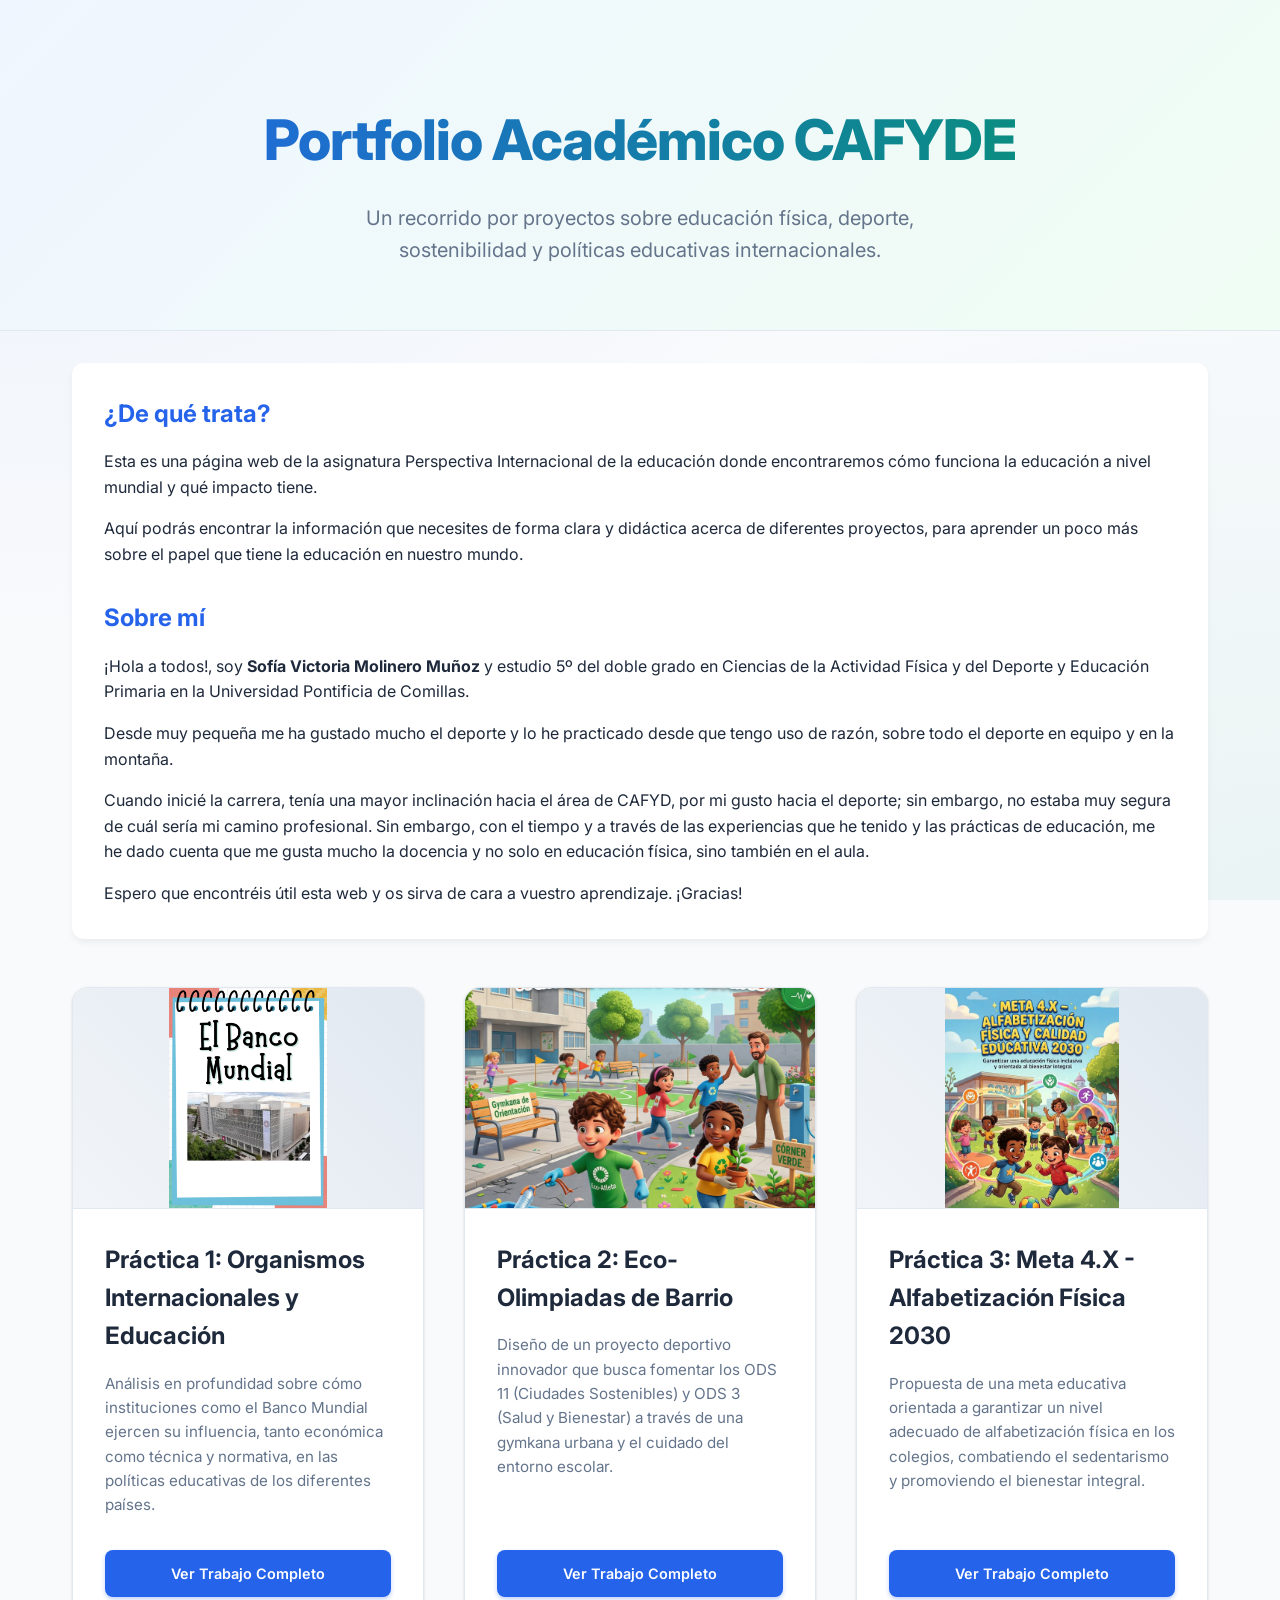
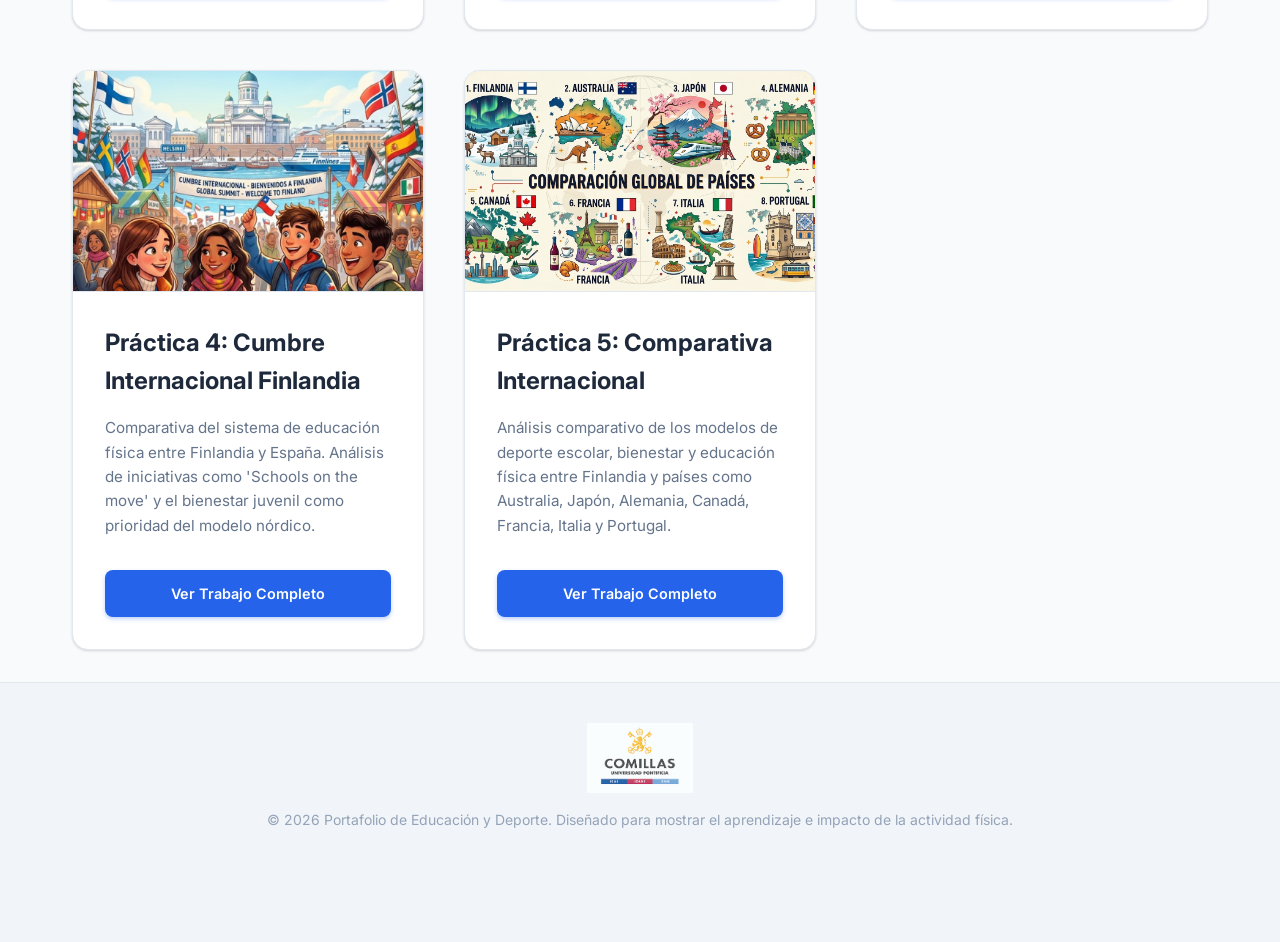
<file: index.html>
<!DOCTYPE html>
<html lang="es">
<head>
    <meta charset="UTF-8">
    <meta name="viewport" content="width=device-width, initial-scale=1.0">
    <title>Portfolio CAFYDE - Sofía</title>
    <link rel="stylesheet" href="style.css">
    <link href="https://fonts.googleapis.com/css2?family=Inter:wght@300;400;600;800&display=swap" rel="stylesheet">
</head>
<body>
    <header class="hero">
        <div class="hero-content">
            <h1>Portfolio Académico CAFYDE</h1>
            <p>Un recorrido por proyectos sobre educación física, deporte, sostenibilidad y políticas educativas internacionales.</p>
        </div>
    </header>

    <main class="container">
        <section class="intro-section" style="background: white; border-radius: 12px; padding: 2rem; margin-bottom: 3rem; box-shadow: 0 4px 6px rgba(0,0,0,0.05); line-height: 1.6;">
            <div style="margin-bottom: 2rem;">
                <h2 style="color: var(--primary-color); margin-bottom: 1rem;">¿De qué trata?</h2>
                <p>Esta es una página web de la asignatura Perspectiva Internacional de la educación donde encontraremos cómo funciona la educación a nivel mundial y qué impacto tiene.</p>
                <p style="margin-top: 1rem;">Aquí podrás encontrar la información que necesites de forma clara y didáctica acerca de diferentes proyectos, para aprender un poco más sobre el papel que tiene la educación en nuestro mundo.</p>
            </div>
            
            <div>
                <h2 style="color: var(--primary-color); margin-bottom: 1rem;">Sobre mí</h2>
                <p>¡Hola a todos!, soy <strong>Sofía Victoria Molinero Muñoz</strong> y estudio 5º del doble grado en Ciencias de la Actividad Física y del Deporte y Educación Primaria en la Universidad Pontificia de Comillas.</p>
                <p style="margin-top: 1rem;">Desde muy pequeña me ha gustado mucho el deporte y lo he practicado desde que tengo uso de razón, sobre todo el deporte en equipo y en la montaña.</p>
                <p style="margin-top: 1rem;">Cuando inicié la carrera, tenía una mayor inclinación hacia el área de CAFYD, por mi gusto hacia el deporte; sin embargo, no estaba muy segura de cuál sería mi camino profesional. Sin embargo, con el tiempo y a través de las experiencias que he tenido y las prácticas de educación, me he dado cuenta que me gusta mucho la docencia y no solo en educación física, sino también en el aula.</p>
                <p style="margin-top: 1rem;">Espero que encontréis útil esta web y os sirva de cara a vuestro aprendizaje. ¡Gracias!</p>
            </div>
        </section>

        <section class="portfolio-grid">
            
            <!-- PRÁCTICA 1 -->
            <article class="card">
                <div class="card-image-placeholder">
                    <img src="resources/trabajo-1-edited.png" alt="Organismos Internacionales y Educación" class="card-img img-scale-down">
                </div>
                <div class="card-content">
                    <h2>Práctica 1: Organismos Internacionales y Educación</h2>
                    <p class="summary">Análisis en profundidad sobre cómo instituciones como el Banco Mundial ejercen su influencia, tanto económica como técnica y normativa, en las políticas educativas de los diferentes países.</p>
                    <a href="practica1.html" class="btn">Ver Trabajo Completo</a>
                </div>
            </article>

            <!-- PRÁCTICA 2 -->
            <article class="card">
                <div class="card-image-placeholder">
                    <img src="resources/trabajo-2.png" alt="Eco-Olimpiadas de Barrio" class="card-img img-cover">
                </div>
                <div class="card-content">
                    <h2>Práctica 2: Eco-Olimpiadas de Barrio</h2>
                    <p class="summary">Diseño de un proyecto deportivo innovador que busca fomentar los ODS 11 (Ciudades Sostenibles) y ODS 3 (Salud y Bienestar) a través de una gymkana urbana y el cuidado del entorno escolar.</p>
                    <a href="practica2.html" class="btn">Ver Trabajo Completo</a>
                </div>
            </article>

            <!-- PRÁCTICA 3 -->
            <article class="card">
                <div class="card-image-placeholder">
                    <img src="resources/trabajo-3.png" alt="Meta 4.X - Alfabetización Física 2030" class="card-img img-scale-down">
                </div>
                <div class="card-content">
                    <h2>Práctica 3: Meta 4.X - Alfabetización Física 2030</h2>
                    <p class="summary">Propuesta de una meta educativa orientada a garantizar un nivel adecuado de alfabetización física en los colegios, combatiendo el sedentarismo y promoviendo el bienestar integral.</p>
                    <a href="practica3.html" class="btn">Ver Trabajo Completo</a>
                </div>
            </article>

            <!-- PRÁCTICA 4 -->
            <article class="card">
                <div class="card-image-placeholder">
                    <img src="resources/trabajo-4.png" alt="Cumbre Internacional Finlandia" class="card-img img-cover">
                </div>
                <div class="card-content">
                    <h2>Práctica 4: Cumbre Internacional Finlandia</h2>
                    <p class="summary">Comparativa del sistema de educación física entre Finlandia y España. Análisis de iniciativas como 'Schools on the move' y el bienestar juvenil como prioridad del modelo nórdico.</p>
                    <a href="practica4.html" class="btn">Ver Trabajo Completo</a>
                </div>
            </article>

            <!-- PRÁCTICA 5 -->
            <article class="card">
                <div class="card-image-placeholder">
                    <img src="resources/trabajo5.png" alt="Comparación Internacional" class="card-img img-cover">
                </div>
                <div class="card-content">
                    <h2>Práctica 5: Comparativa Internacional</h2>
                    <p class="summary">Análisis comparativo de los modelos de deporte escolar, bienestar y educación física entre Finlandia y países como Australia, Japón, Alemania, Canadá, Francia, Italia y Portugal.</p>
                    <a href="practica5.html" class="btn">Ver Trabajo Completo</a>
                </div>
            </article>

        </section>
    </main>

    <iframe src="layout/footer.html" style="width: 100%; height: 260px; border: none; display: block; overflow: hidden;" scrolling="no"></iframe>
</body>
</html>
</file>
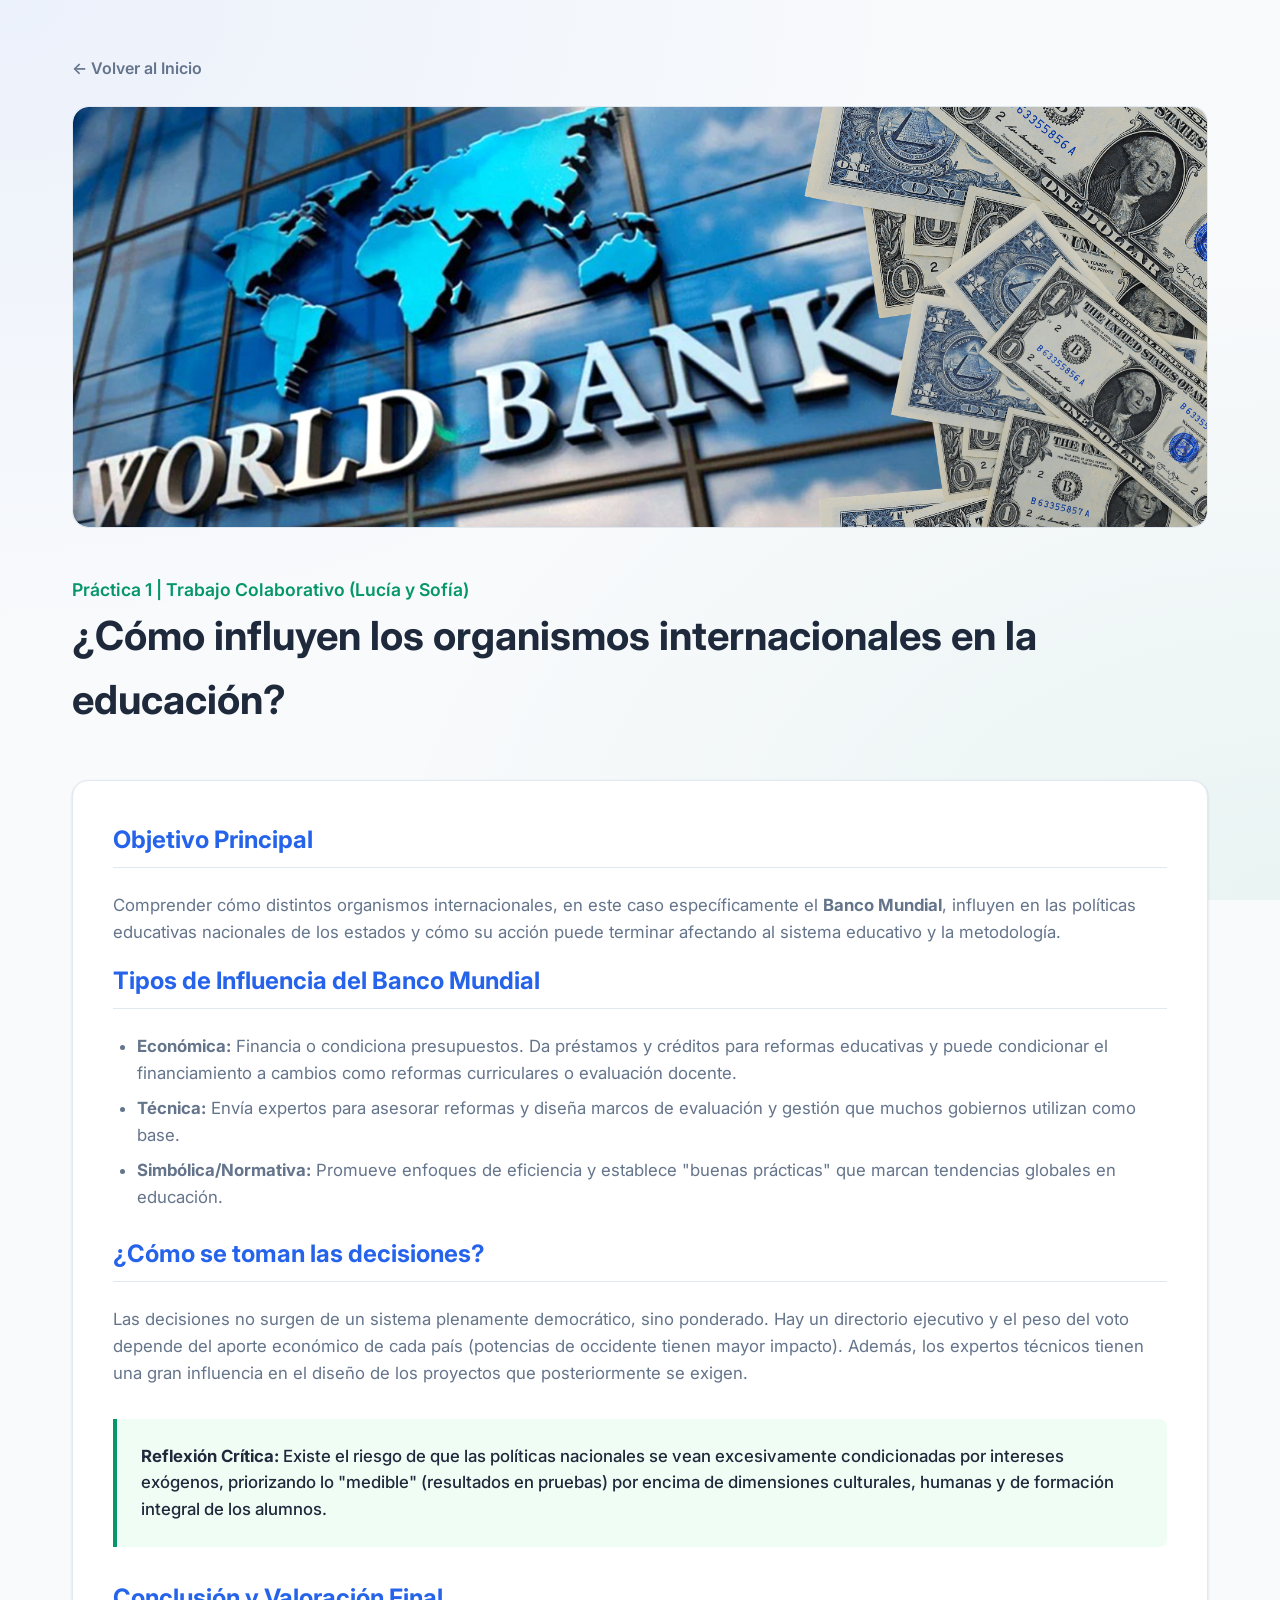
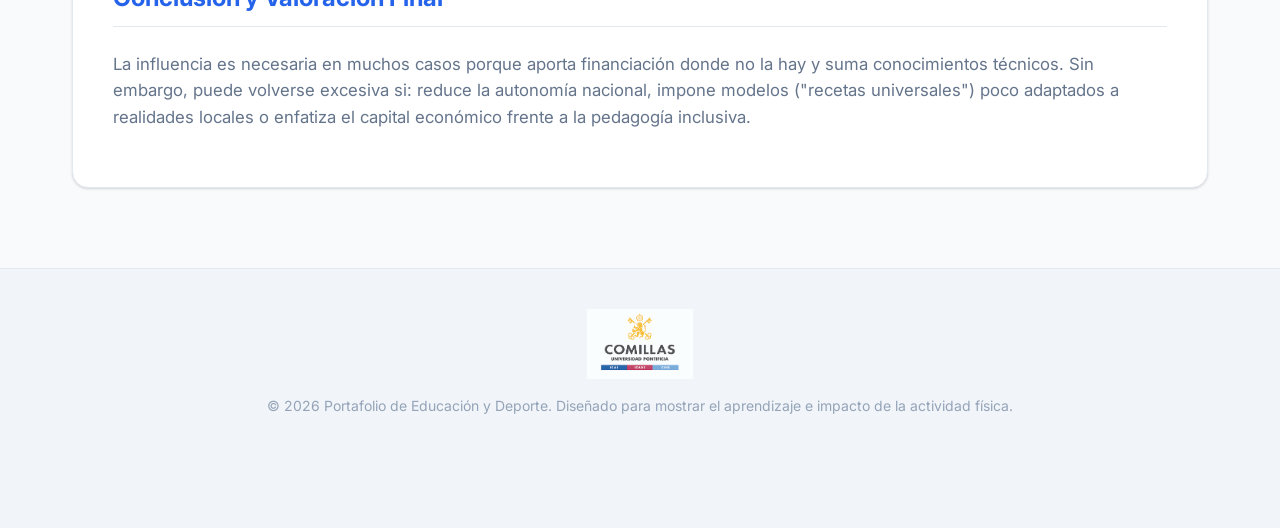
<file: practica1.html>
<!DOCTYPE html>
<html lang="es">
<head>
    <meta charset="UTF-8">
    <meta name="viewport" content="width=device-width, initial-scale=1.0">
    <title>Práctica 1: Organismos Internacionales - Portafolio CAFYDE</title>
    <link rel="stylesheet" href="style.css">
    <link href="https://fonts.googleapis.com/css2?family=Inter:wght@300;400;600;800&display=swap" rel="stylesheet">
</head>
<body>
    <main class="container">
        <nav class="nav-bar">
            <a href="index.html">← Volver al Inicio</a>
        </nav>

        <article>
            <div class="page-image-placeholder">
                <img src="resources/trabajo-1-page.png" alt="Organismos Internacionales y Educación" class="page-img page-img-cover">
            </div>

            <header class="page-header">
                <span class="subtitle">Práctica 1 | Trabajo Colaborativo (Lucía y Sofía)</span>
                <h1>¿Cómo influyen los organismos internacionales en la educación?</h1>
            </header>

            <section class="content-section">
                <h3>Objetivo Principal</h3>
                <p>Comprender cómo distintos organismos internacionales, en este caso específicamente el <strong>Banco Mundial</strong>, influyen en las políticas educativas nacionales de los estados y cómo su acción puede terminar afectando al sistema educativo y la metodología.</p>
                
                <h3>Tipos de Influencia del Banco Mundial</h3>
                <ul>
                    <li><strong>Económica:</strong> Financia o condiciona presupuestos. Da préstamos y créditos para reformas educativas y puede condicionar el financiamiento a cambios como reformas curriculares o evaluación docente.</li>
                    <li><strong>Técnica:</strong> Envía expertos para asesorar reformas y diseña marcos de evaluación y gestión que muchos gobiernos utilizan como base.</li>
                    <li><strong>Simbólica/Normativa:</strong> Promueve enfoques de eficiencia y establece "buenas prácticas" que marcan tendencias globales en educación.</li>
                </ul>

                <h3>¿Cómo se toman las decisiones?</h3>
                <p>Las decisiones no surgen de un sistema plenamente democrático, sino ponderado. Hay un directorio ejecutivo y el peso del voto depende del aporte económico de cada país (potencias de occidente tienen mayor impacto). Además, los expertos técnicos tienen una gran influencia en el diseño de los proyectos que posteriormente se exigen.</p>

                <div class="highlight-box">
                    <p><strong>Reflexión Crítica:</strong> Existe el riesgo de que las políticas nacionales se vean excesivamente condicionadas por intereses exógenos, priorizando lo "medible" (resultados en pruebas) por encima de dimensiones culturales, humanas y de formación integral de los alumnos.</p>
                </div>

                <h3>Conclusión y Valoración Final</h3>
                <p>La influencia es necesaria en muchos casos porque aporta financiación donde no la hay y suma conocimientos técnicos. Sin embargo, puede volverse excesiva si: reduce la autonomía nacional, impone modelos ("recetas universales") poco adaptados a realidades locales o enfatiza el capital económico frente a la pedagogía inclusiva.</p>
            </section>
        </article>
    </main>

    <iframe src="layout/footer.html" style="width: 100%; height: 260px; border: none; display: block; overflow: hidden;" scrolling="no"></iframe>
</body>
</html>
</file>
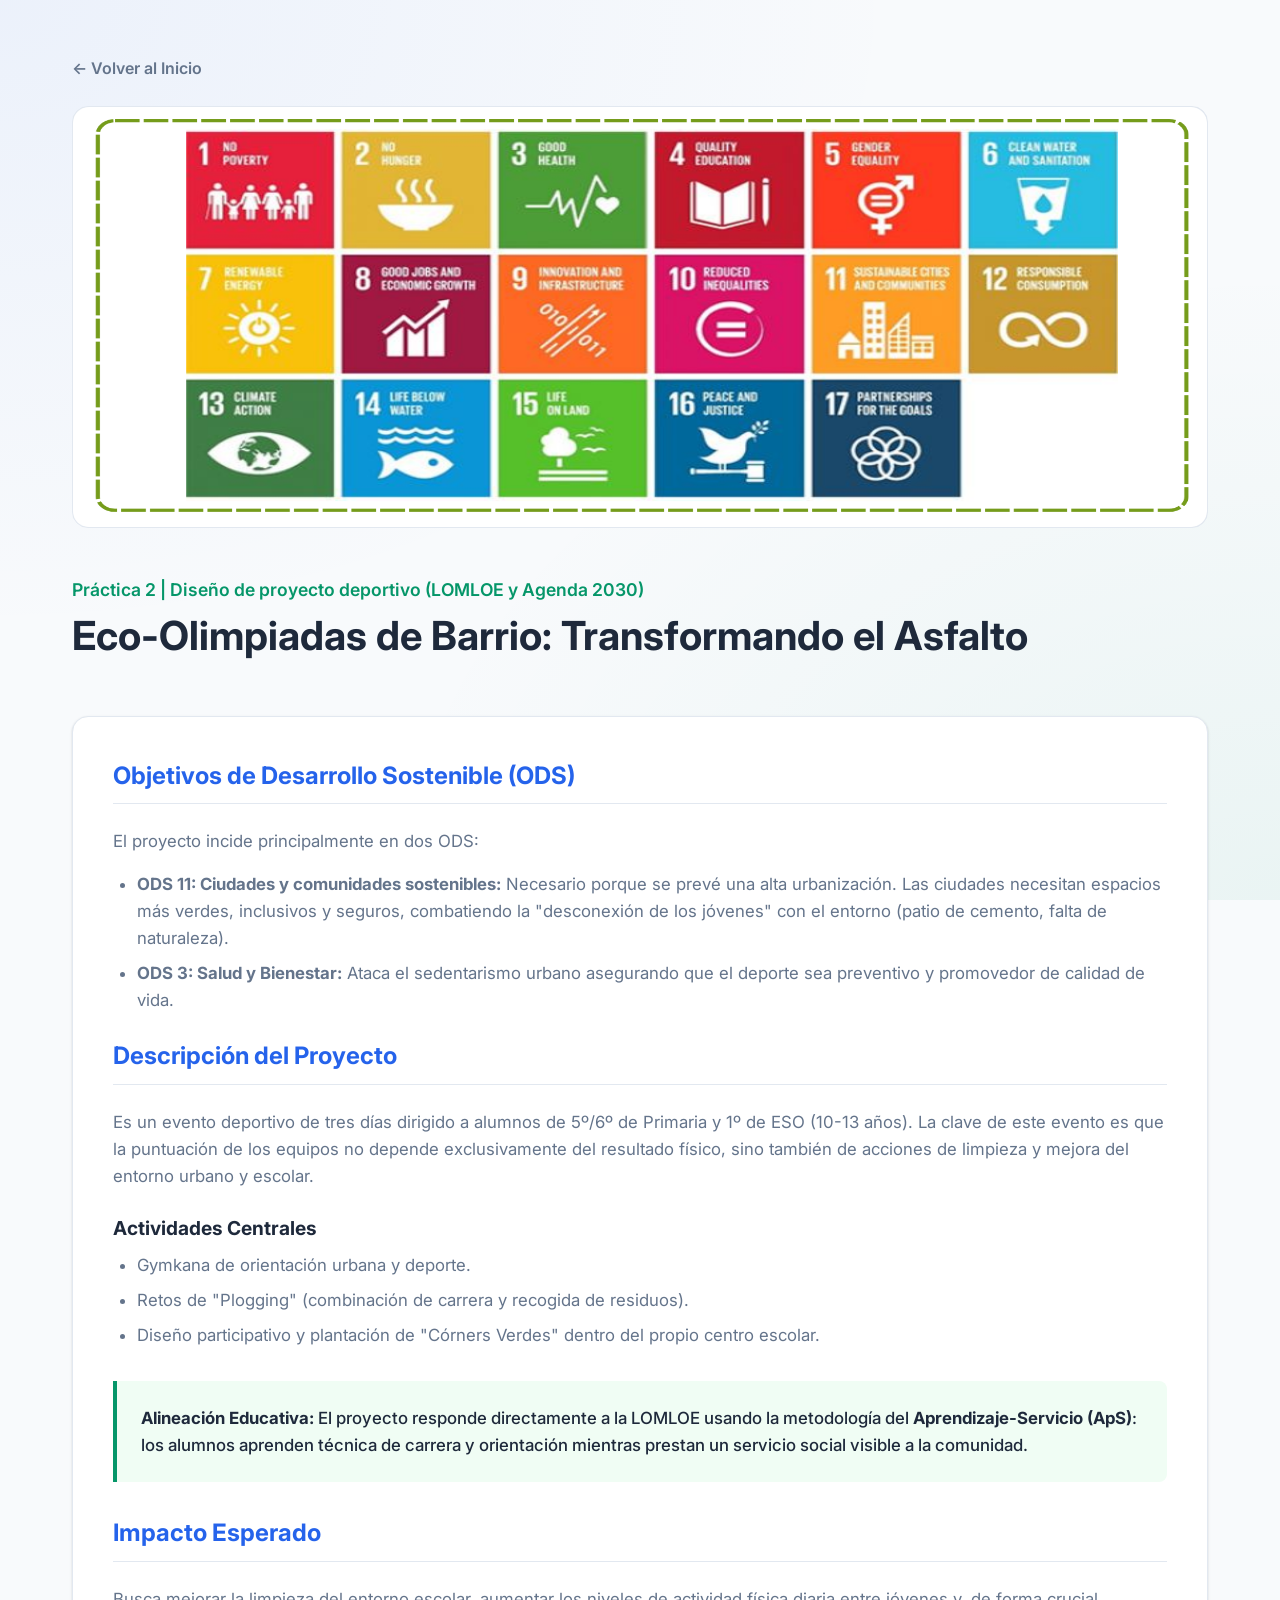
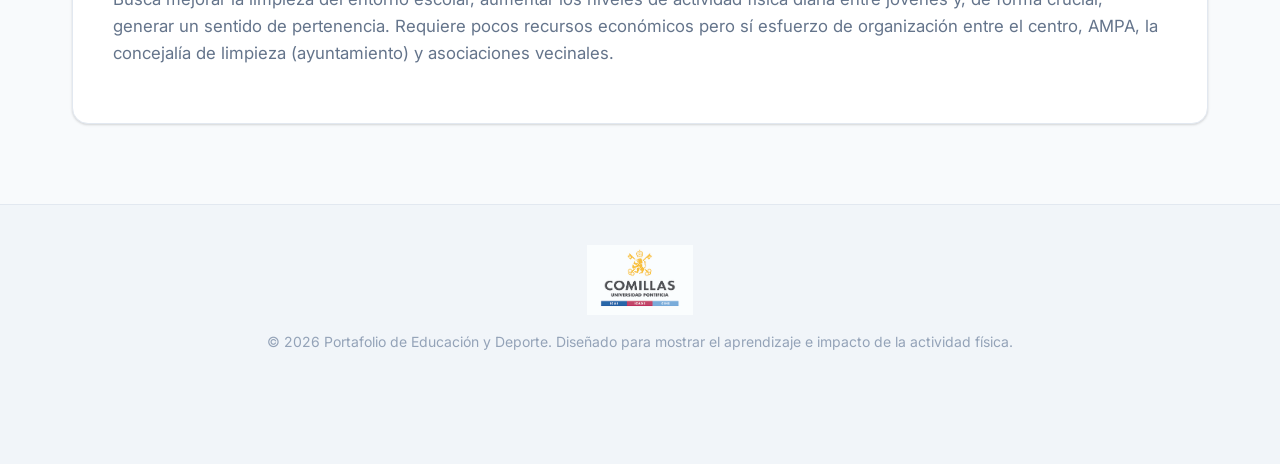
<file: practica2.html>
<!DOCTYPE html>
<html lang="es">
<head>
    <meta charset="UTF-8">
    <meta name="viewport" content="width=device-width, initial-scale=1.0">
    <title>Práctica 2: Eco-Olimpiadas de Barrio - Portafolio CAFYDE</title>
    <link rel="stylesheet" href="style.css">
    <link href="https://fonts.googleapis.com/css2?family=Inter:wght@300;400;600;800&display=swap" rel="stylesheet">
</head>
<body>
    <main class="container">
        <nav class="nav-bar">
            <a href="index.html">← Volver al Inicio</a>
        </nav>

        <article>
            <div class="page-image-placeholder">
                <img src="resources/trabajo-2-page.png" alt="Eco-Olimpiadas de Barrio" class="page-img page-img-fill">
            </div>

            <header class="page-header">
                <span class="subtitle">Práctica 2 | Diseño de proyecto deportivo (LOMLOE y Agenda 2030)</span>
                <h1>Eco-Olimpiadas de Barrio: Transformando el Asfalto</h1>
            </header>

            <section class="content-section">
                <h3>Objetivos de Desarrollo Sostenible (ODS)</h3>
                <p>El proyecto incide principalmente en dos ODS:</p>
                <ul>
                    <li><strong>ODS 11: Ciudades y comunidades sostenibles:</strong> Necesario porque se prevé una alta urbanización. Las ciudades necesitan espacios más verdes, inclusivos y seguros, combatiendo la "desconexión de los jóvenes" con el entorno (patio de cemento, falta de naturaleza).</li>
                    <li><strong>ODS 3: Salud y Bienestar:</strong> Ataca el sedentarismo urbano asegurando que el deporte sea preventivo y promovedor de calidad de vida.</li>
                </ul>

                <h3>Descripción del Proyecto</h3>
                <p>Es un evento deportivo de tres días dirigido a alumnos de 5º/6º de Primaria y 1º de ESO (10-13 años). La clave de este evento es que la puntuación de los equipos no depende exclusivamente del resultado físico, sino también de acciones de limpieza y mejora del entorno urbano y escolar.</p>

                <h4>Actividades Centrales</h4>
                <ul>
                    <li>Gymkana de orientación urbana y deporte.</li>
                    <li>Retos de "Plogging" (combinación de carrera y recogida de residuos).</li>
                    <li>Diseño participativo y plantación de "Córners Verdes" dentro del propio centro escolar.</li>
                </ul>

                <div class="highlight-box">
                    <p><strong>Alineación Educativa:</strong> El proyecto responde directamente a la LOMLOE usando la metodología del <strong>Aprendizaje-Servicio (ApS)</strong>: los alumnos aprenden técnica de carrera y orientación mientras prestan un servicio social visible a la comunidad.</p>
                </div>

                <h3>Impacto Esperado</h3>
                <p>Busca mejorar la limpieza del entorno escolar, aumentar los niveles de actividad física diaria entre jóvenes y, de forma crucial, generar un sentido de pertenencia. Requiere pocos recursos económicos pero sí esfuerzo de organización entre el centro, AMPA, la concejalía de limpieza (ayuntamiento) y asociaciones vecinales.</p>
            </section>
        </article>
    </main>

    <iframe src="layout/footer.html" style="width: 100%; height: 260px; border: none; display: block; overflow: hidden;" scrolling="no"></iframe>
</body>
</html>
</file>
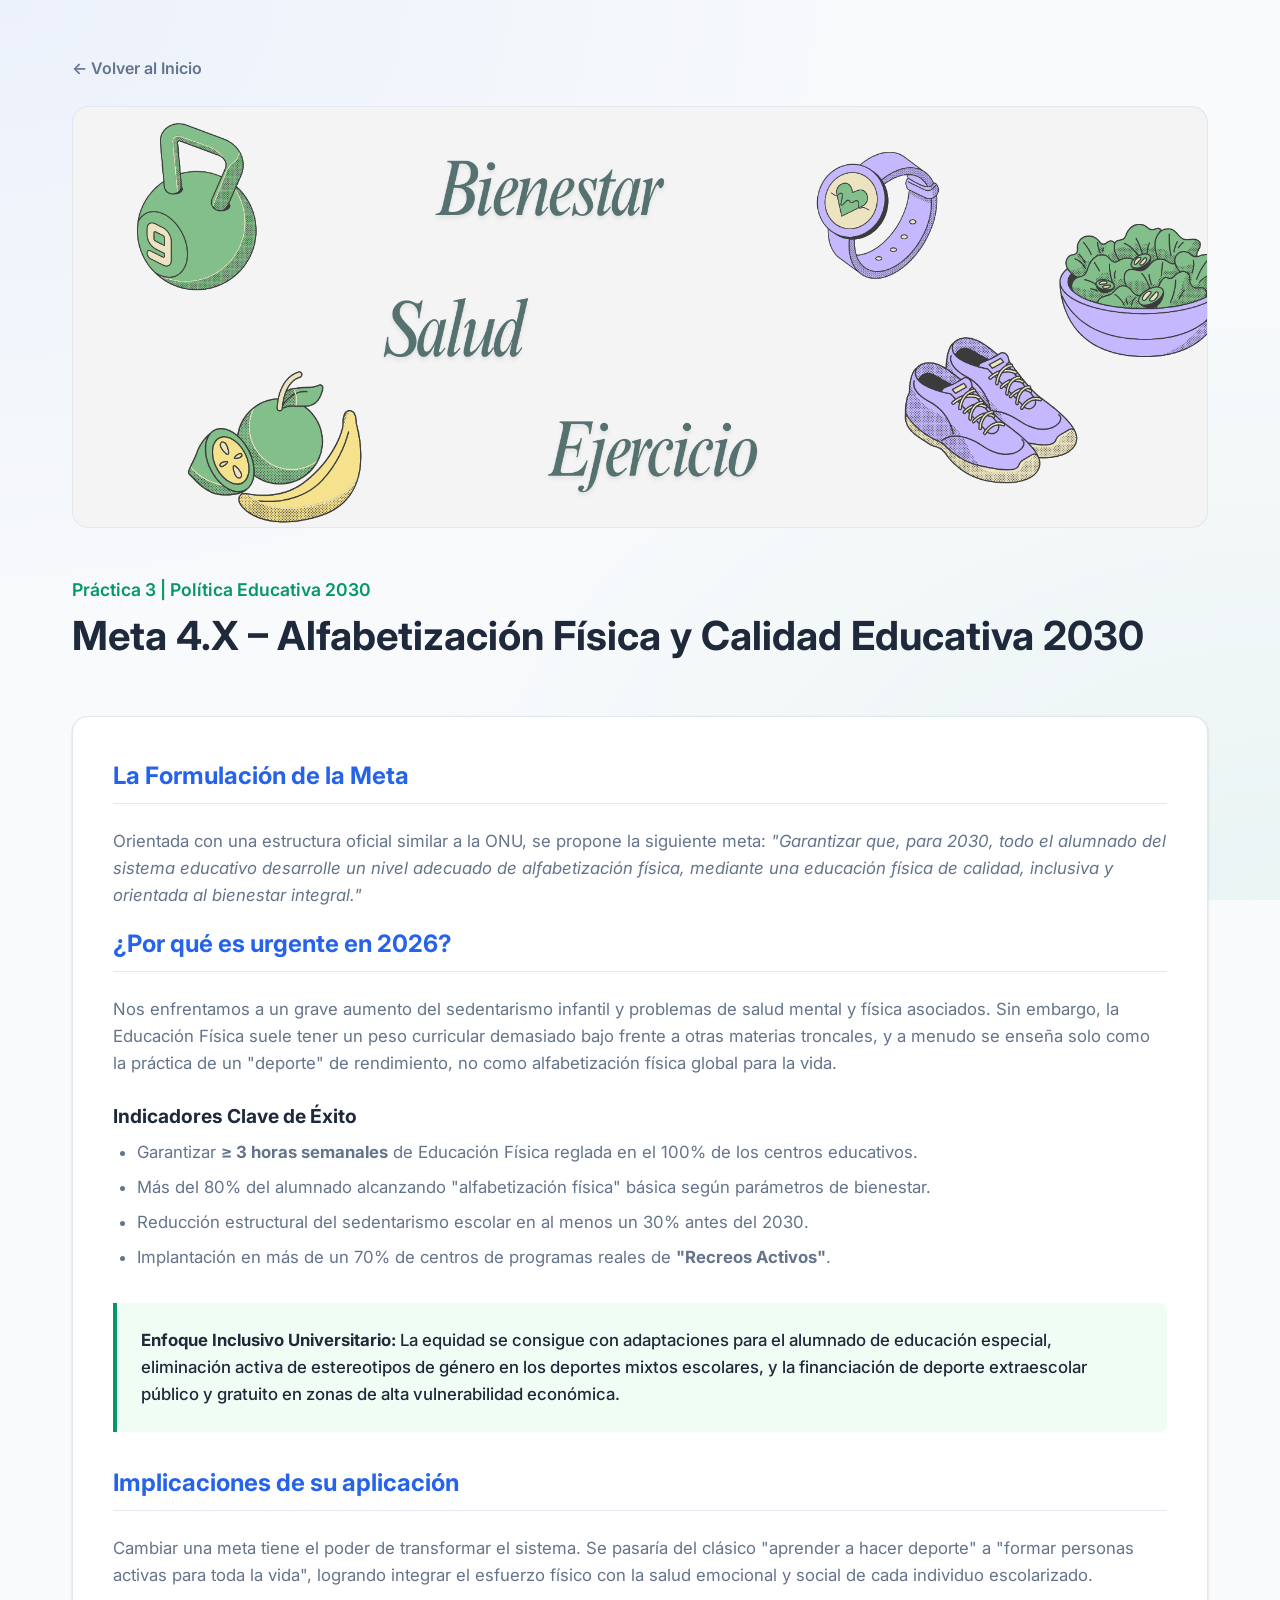
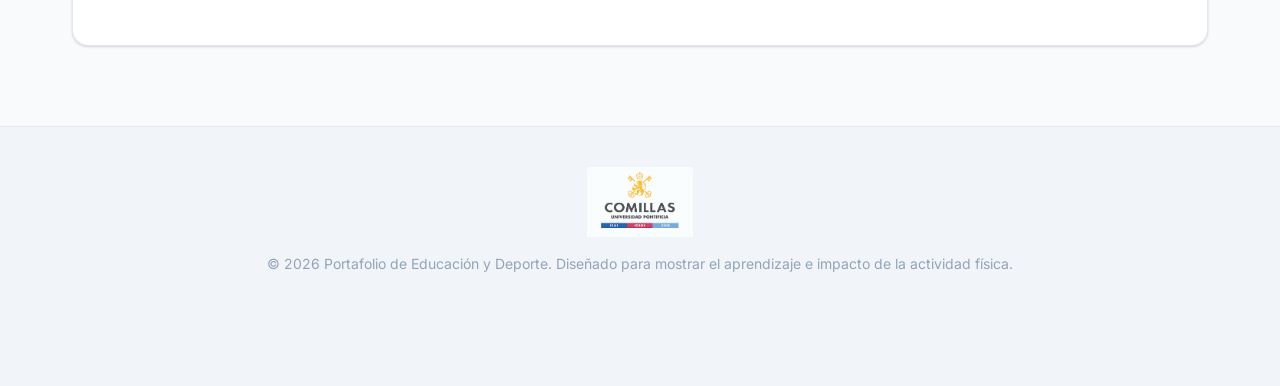
<file: practica3.html>
<!DOCTYPE html>
<html lang="es">
<head>
    <meta charset="UTF-8">
    <meta name="viewport" content="width=device-width, initial-scale=1.0">
    <title>Práctica 3: Meta 4.X - Portafolio CAFYDE</title>
    <link rel="stylesheet" href="style.css">
    <link href="https://fonts.googleapis.com/css2?family=Inter:wght@300;400;600;800&display=swap" rel="stylesheet">
</head>
<body>
    <main class="container">
        <nav class="nav-bar">
            <a href="index.html">← Volver al Inicio</a>
        </nav>

        <article>
            <div class="page-image-placeholder">
                <img src="resources/trabajo-3-page.png" alt="Meta 4.X - Alfabetización Física 2030" class="page-img page-img-cover">
            </div>

            <header class="page-header">
                <span class="subtitle">Práctica 3 | Política Educativa 2030</span>
                <h1>Meta 4.X – Alfabetización Física y Calidad Educativa 2030</h1>
            </header>

            <section class="content-section">
                <h3>La Formulación de la Meta</h3>
                <p>Orientada con una estructura oficial similar a la ONU, se propone la siguiente meta: <em>"Garantizar que, para 2030, todo el alumnado del sistema educativo desarrolle un nivel adecuado de alfabetización física, mediante una educación física de calidad, inclusiva y orientada al bienestar integral."</em></p>

                <h3>¿Por qué es urgente en 2026?</h3>
                <p>Nos enfrentamos a un grave aumento del sedentarismo infantil y problemas de salud mental y física asociados. Sin embargo, la Educación Física suele tener un peso curricular demasiado bajo frente a otras materias troncales, y a menudo se enseña solo como la práctica de un "deporte" de rendimiento, no como alfabetización física global para la vida.</p>

                <h4>Indicadores Clave de Éxito</h4>
                <ul>
                    <li>Garantizar <strong>≥ 3 horas semanales</strong> de Educación Física reglada en el 100% de los centros educativos.</li>
                    <li>Más del 80% del alumnado alcanzando "alfabetización física" básica según parámetros de bienestar.</li>
                    <li>Reducción estructural del sedentarismo escolar en al menos un 30% antes del 2030.</li>
                    <li>Implantación en más de un 70% de centros de programas reales de <strong>"Recreos Activos"</strong>.</li>
                </ul>

                <div class="highlight-box">
                    <p><strong>Enfoque Inclusivo Universitario:</strong> La equidad se consigue con adaptaciones para el alumnado de educación especial, eliminación activa de estereotipos de género en los deportes mixtos escolares, y la financiación de deporte extraescolar público y gratuito en zonas de alta vulnerabilidad económica.</p>
                </div>

                <h3>Implicaciones de su aplicación</h3>
                <p>Cambiar una meta tiene el poder de transformar el sistema. Se pasaría del clásico "aprender a hacer deporte" a "formar personas activas para toda la vida", logrando integrar el esfuerzo físico con la salud emocional y social de cada individuo escolarizado.</p>
            </section>
        </article>
    </main>

    <iframe src="layout/footer.html" style="width: 100%; height: 260px; border: none; display: block; overflow: hidden;" scrolling="no"></iframe>
</body>
</html>
</file>
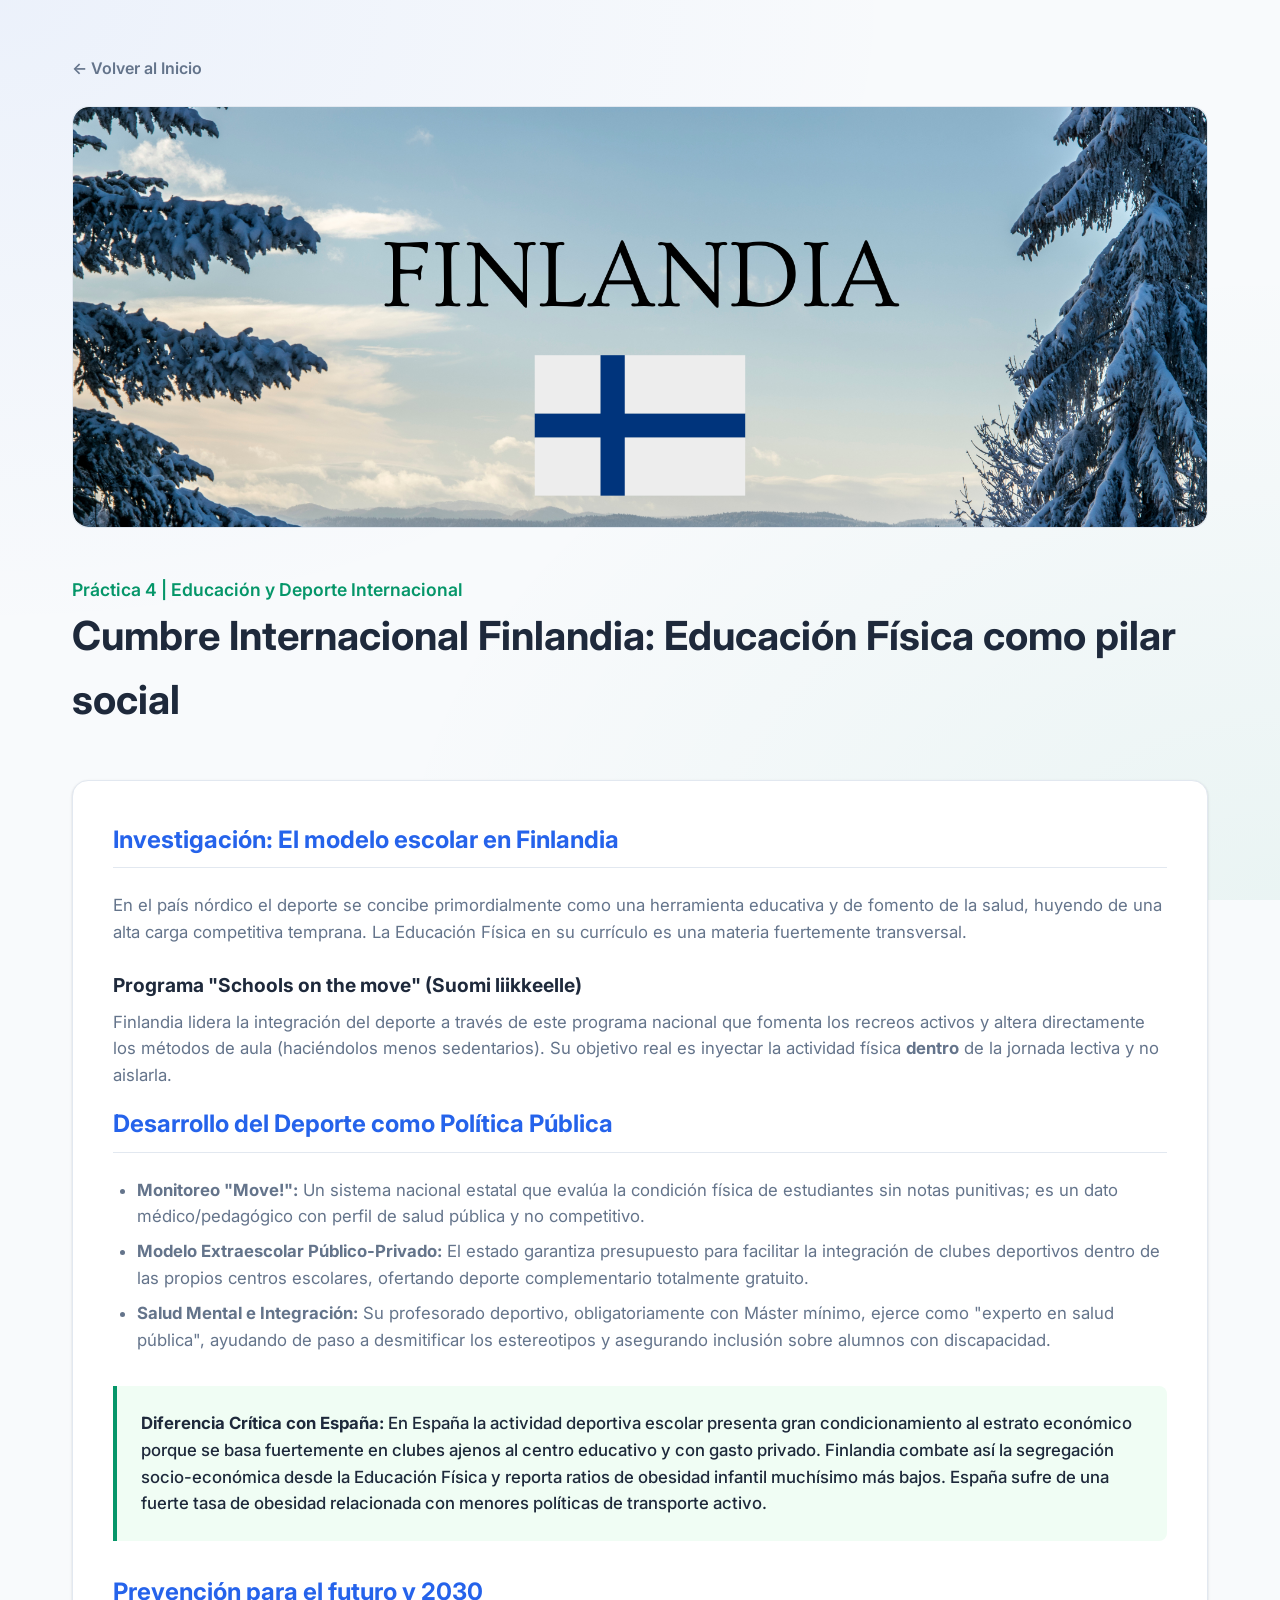
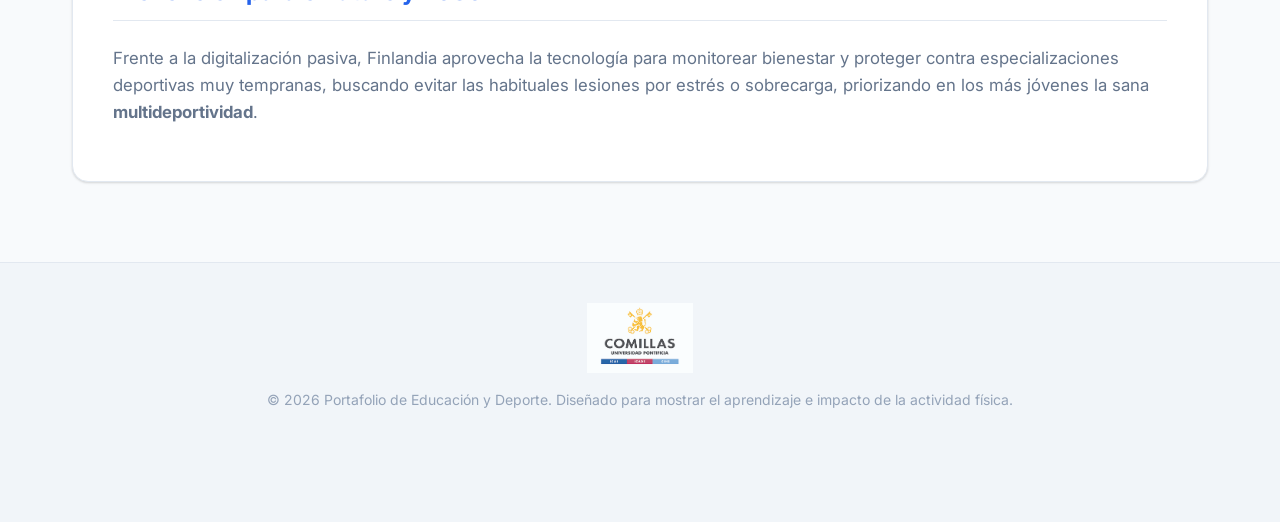
<file: practica4.html>
<!DOCTYPE html>
<html lang="es">
<head>
    <meta charset="UTF-8">
    <meta name="viewport" content="width=device-width, initial-scale=1.0">
    <title>Práctica 4: Cumbre Internacional Finlandia - Portafolio CAFYDE</title>
    <link rel="stylesheet" href="style.css">
    <link href="https://fonts.googleapis.com/css2?family=Inter:wght@300;400;600;800&display=swap" rel="stylesheet">
</head>
<body>
    <main class="container">
        <nav class="nav-bar">
            <a href="index.html">← Volver al Inicio</a>
        </nav>

        <article>
            <div class="page-image-placeholder">
                <img src="resources/trabajo-4-page.png" alt="Cumbre Internacional Finlandia" class="page-img page-img-cover">
            </div>

            <header class="page-header">
                <span class="subtitle">Práctica 4 | Educación y Deporte Internacional</span>
                <h1>Cumbre Internacional Finlandia: Educación Física como pilar social</h1>
            </header>

            <section class="content-section">
                <h3>Investigación: El modelo escolar en Finlandia</h3>
                <p>En el país nórdico el deporte se concibe primordialmente como una herramienta educativa y de fomento de la salud, huyendo de una alta carga competitiva temprana. La Educación Física en su currículo es una materia fuertemente transversal.</p>
                
                <h4>Programa "Schools on the move" (Suomi liikkeelle)</h4>
                <p>Finlandia lidera la integración del deporte a través de este programa nacional que fomenta los recreos activos y altera directamente los métodos de aula (haciéndolos menos sedentarios). Su objetivo real es inyectar la actividad física <strong>dentro</strong> de la jornada lectiva y no aislarla.</p>

                <h3>Desarrollo del Deporte como Política Pública</h3>
                <ul>
                    <li><strong>Monitoreo "Move!":</strong> Un sistema nacional estatal que evalúa la condición física de estudiantes sin notas punitivas; es un dato médico/pedagógico con perfil de salud pública y no competitivo.</li>
                    <li><strong>Modelo Extraescolar Público-Privado:</strong> El estado garantiza presupuesto para facilitar la integración de clubes deportivos dentro de las propios centros escolares, ofertando deporte complementario totalmente gratuito.</li>
                    <li><strong>Salud Mental e Integración:</strong> Su profesorado deportivo, obligatoriamente con Máster mínimo, ejerce como "experto en salud pública", ayudando de paso a desmitificar los estereotipos y asegurando inclusión sobre alumnos con discapacidad.</li>
                </ul>

                <div class="highlight-box">
                    <p><strong>Diferencia Crítica con España:</strong> En España la actividad deportiva escolar presenta gran condicionamiento al estrato económico porque se basa fuertemente en clubes ajenos al centro educativo y con gasto privado. Finlandia combate así la segregación socio-económica desde la Educación Física y reporta ratios de obesidad infantil muchísimo más bajos. España sufre de una fuerte tasa de obesidad relacionada con menores políticas de transporte activo.</p>
                </div>

                <h3>Prevención para el futuro y 2030</h3>
                <p>Frente a la digitalización pasiva, Finlandia aprovecha la tecnología para monitorear bienestar y proteger contra especializaciones deportivas muy tempranas, buscando evitar las habituales lesiones por estrés o sobrecarga, priorizando en los más jóvenes la sana <strong>multideportividad</strong>.</p>
            </section>
        </article>
    </main>

    <iframe src="layout/footer.html" style="width: 100%; height: 260px; border: none; display: block; overflow: hidden;" scrolling="no"></iframe>
</body>
</html>
</file>
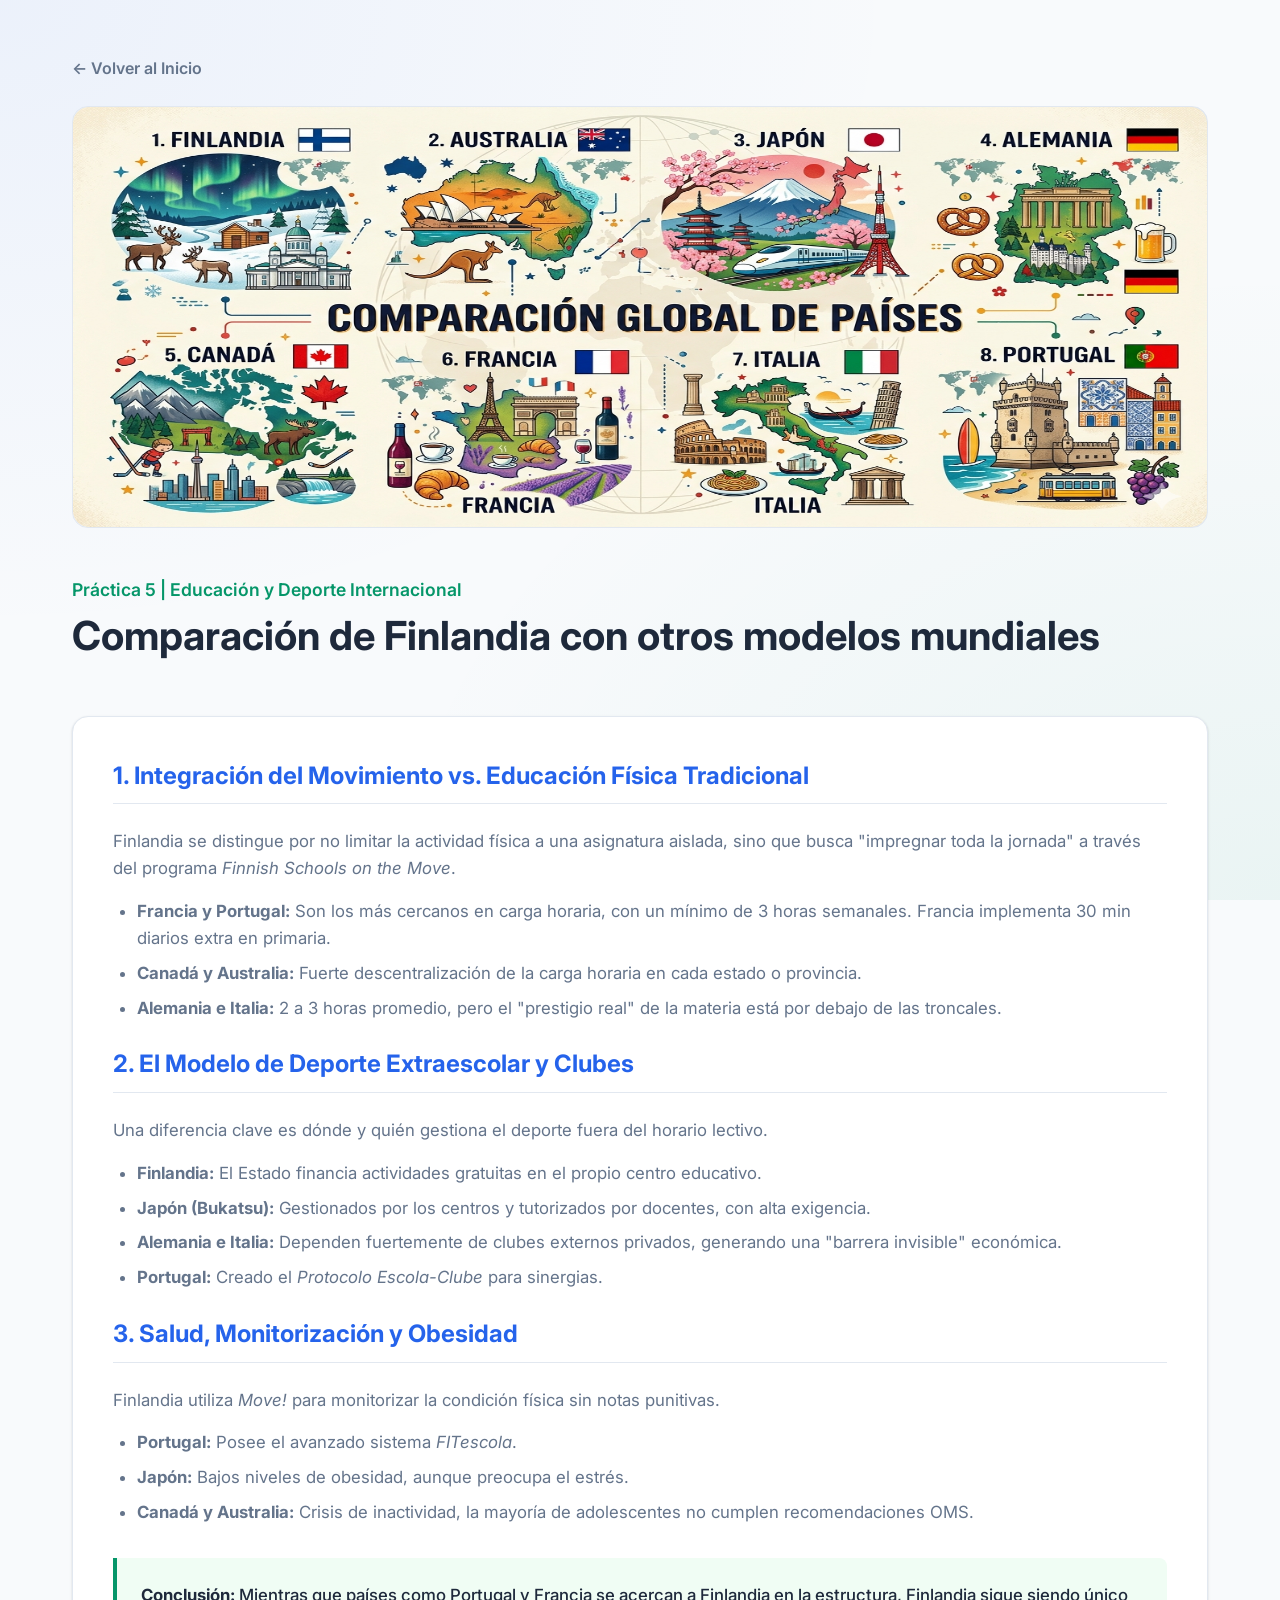
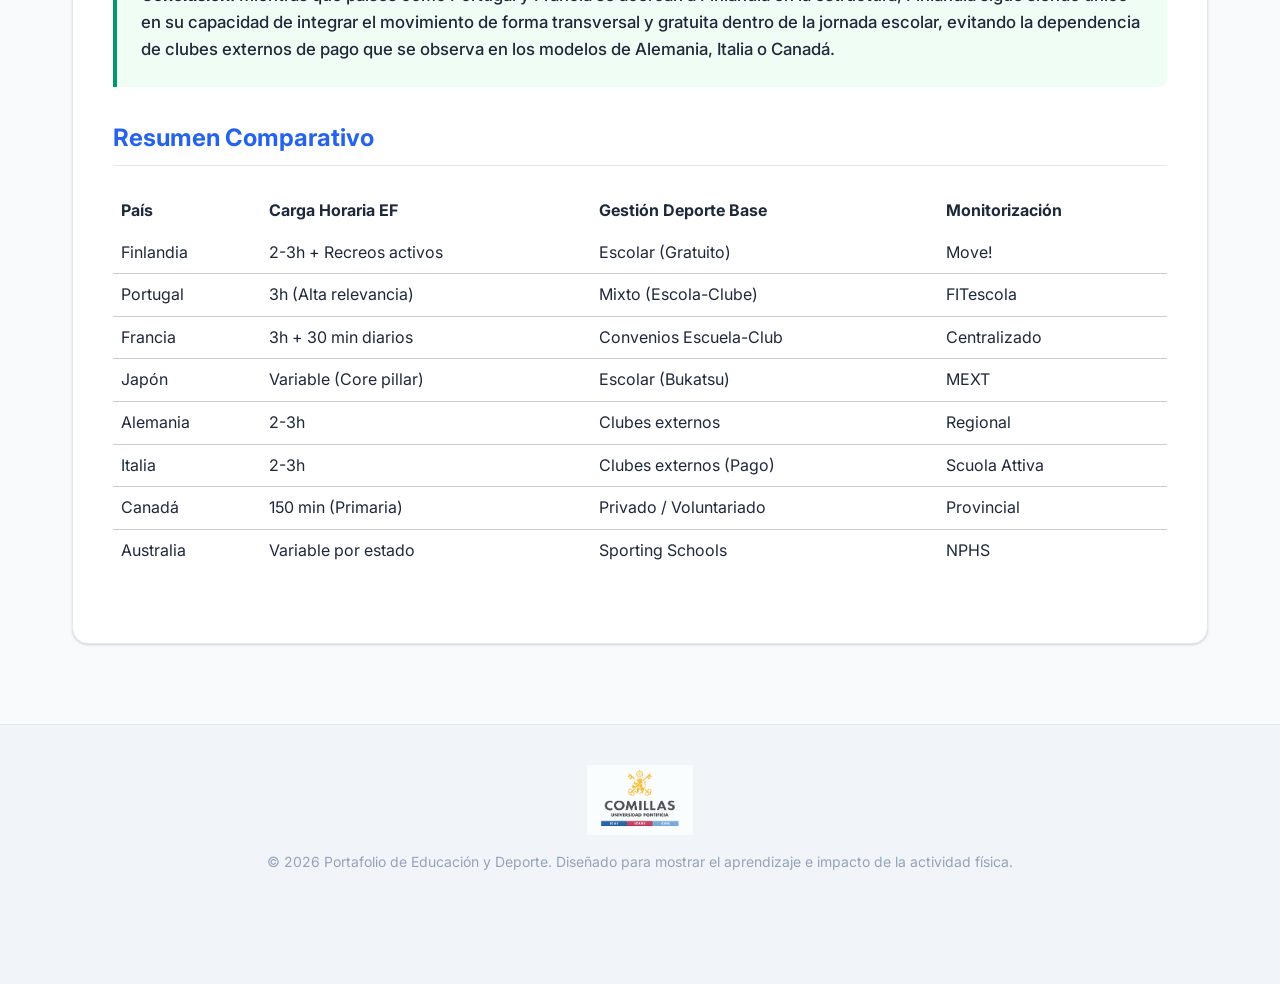
<file: practica5.html>
<!DOCTYPE html>
<html lang="es">
<head>
    <meta charset="UTF-8">
    <meta name="viewport" content="width=device-width, initial-scale=1.0">
    <title>Práctica 5: Comparación Internacional de Educación Física - Portafolio CAFYDE</title>
    <link rel="stylesheet" href="style.css">
    <link href="https://fonts.googleapis.com/css2?family=Inter:wght@300;400;600;800&display=swap" rel="stylesheet">
</head>
<body>
    <main class="container">
        <nav class="nav-bar">
            <a href="index.html">← Volver al Inicio</a>
        </nav>

        <article>
            <div class="page-image-placeholder">
                <img src="resources/trabajo5.png" alt="Comparación Internacional" class="page-img page-img-fill">
            </div>

            <header class="page-header">
                <span class="subtitle">Práctica 5 | Educación y Deporte Internacional</span>
                <h1>Comparación de Finlandia con otros modelos mundiales</h1>
            </header>

            <section class="content-section">
                <h3>1. Integración del Movimiento vs. Educación Física Tradicional</h3>
                <p>Finlandia se distingue por no limitar la actividad física a una asignatura aislada, sino que busca "impregnar toda la jornada" a través del programa <em>Finnish Schools on the Move</em>.</p>
                <ul>
                    <li><strong>Francia y Portugal:</strong> Son los más cercanos en carga horaria, con un mínimo de 3 horas semanales. Francia implementa 30 min diarios extra en primaria.</li>
                    <li><strong>Canadá y Australia:</strong> Fuerte descentralización de la carga horaria en cada estado o provincia.</li>
                    <li><strong>Alemania e Italia:</strong> 2 a 3 horas promedio, pero el "prestigio real" de la materia está por debajo de las troncales.</li>
                </ul>

                <h3>2. El Modelo de Deporte Extraescolar y Clubes</h3>
                <p>Una diferencia clave es dónde y quién gestiona el deporte fuera del horario lectivo.</p>
                <ul>
                    <li><strong>Finlandia:</strong> El Estado financia actividades gratuitas en el propio centro educativo.</li>
                    <li><strong>Japón (Bukatsu):</strong> Gestionados por los centros y tutorizados por docentes, con alta exigencia.</li>
                    <li><strong>Alemania e Italia:</strong> Dependen fuertemente de clubes externos privados, generando una "barrera invisible" económica.</li>
                    <li><strong>Portugal:</strong> Creado el <em>Protocolo Escola-Clube</em> para sinergias.</li>
                </ul>

                <h3>3. Salud, Monitorización y Obesidad</h3>
                <p>Finlandia utiliza <em>Move!</em> para monitorizar la condición física sin notas punitivas.</p>
                <ul>
                    <li><strong>Portugal:</strong> Posee el avanzado sistema <em>FITescola</em>.</li>
                    <li><strong>Japón:</strong> Bajos niveles de obesidad, aunque preocupa el estrés.</li>
                    <li><strong>Canadá y Australia:</strong> Crisis de inactividad, la mayoría de adolescentes no cumplen recomendaciones OMS.</li>
                </ul>

                <div class="highlight-box">
                    <p><strong>Conclusión:</strong> Mientras que países como Portugal y Francia se acercan a Finlandia en la estructura, Finlandia sigue siendo único en su capacidad de integrar el movimiento de forma transversal y gratuita dentro de la jornada escolar, evitando la dependencia de clubes externos de pago que se observa en los modelos de Alemania, Italia o Canadá.</p>
                </div>
                
                <h3>Resumen Comparativo</h3>
                <table style="width: 100%; border-collapse: collapse; margin-bottom: 2rem;">
                    <tr style="border-bottom: 2px solid var(--text-color);">
                        <th style="text-align: left; padding: 8px;">País</th>
                        <th style="text-align: left; padding: 8px;">Carga Horaria EF</th>
                        <th style="text-align: left; padding: 8px;">Gestión Deporte Base</th>
                        <th style="text-align: left; padding: 8px;">Monitorización</th>
                    </tr>
                    <tr style="border-bottom: 1px solid #ccc;">
                        <td style="padding: 8px;">Finlandia</td>
                        <td style="padding: 8px;">2-3h + Recreos activos</td>
                        <td style="padding: 8px;">Escolar (Gratuito)</td>
                        <td style="padding: 8px;">Move!</td>
                    </tr>
                    <tr style="border-bottom: 1px solid #ccc;">
                        <td style="padding: 8px;">Portugal</td>
                        <td style="padding: 8px;">3h (Alta relevancia)</td>
                        <td style="padding: 8px;">Mixto (Escola-Clube)</td>
                        <td style="padding: 8px;">FITescola</td>
                    </tr>
                    <tr style="border-bottom: 1px solid #ccc;">
                        <td style="padding: 8px;">Francia</td>
                        <td style="padding: 8px;">3h + 30 min diarios</td>
                        <td style="padding: 8px;">Convenios Escuela-Club</td>
                        <td style="padding: 8px;">Centralizado</td>
                    </tr>
                    <tr style="border-bottom: 1px solid #ccc;">
                        <td style="padding: 8px;">Japón</td>
                        <td style="padding: 8px;">Variable (Core pillar)</td>
                        <td style="padding: 8px;">Escolar (Bukatsu)</td>
                        <td style="padding: 8px;">MEXT</td>
                    </tr>
                    <tr style="border-bottom: 1px solid #ccc;">
                        <td style="padding: 8px;">Alemania</td>
                        <td style="padding: 8px;">2-3h</td>
                        <td style="padding: 8px;">Clubes externos</td>
                        <td style="padding: 8px;">Regional</td>
                    </tr>
                    <tr style="border-bottom: 1px solid #ccc;">
                        <td style="padding: 8px;">Italia</td>
                        <td style="padding: 8px;">2-3h</td>
                        <td style="padding: 8px;">Clubes externos (Pago)</td>
                        <td style="padding: 8px;">Scuola Attiva</td>
                    </tr>
                    <tr style="border-bottom: 1px solid #ccc;">
                        <td style="padding: 8px;">Canadá</td>
                        <td style="padding: 8px;">150 min (Primaria)</td>
                        <td style="padding: 8px;">Privado / Voluntariado</td>
                        <td style="padding: 8px;">Provincial</td>
                    </tr>
                    <tr>
                        <td style="padding: 8px;">Australia</td>
                        <td style="padding: 8px;">Variable por estado</td>
                        <td style="padding: 8px;">Sporting Schools</td>
                        <td style="padding: 8px;">NPHS</td>
                    </tr>
                </table>
            </section>
        </article>
    </main>

    <iframe src="layout/footer.html" style="width: 100%; height: 260px; border: none; display: block; overflow: hidden;" scrolling="no"></iframe>
</body>
</html>
</file>
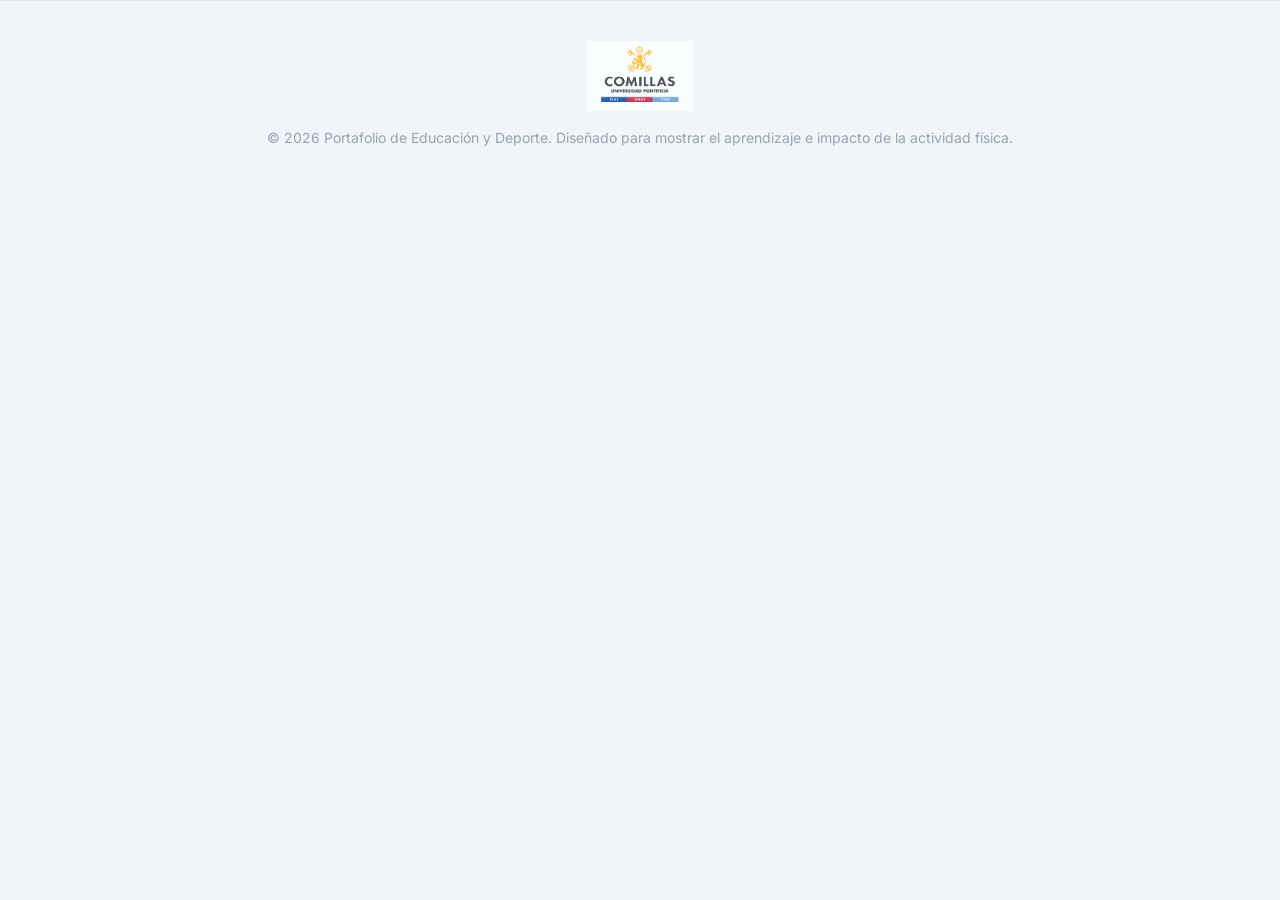
<file: layout/footer.html>
<!DOCTYPE html>
<html lang="es">
<head>
    <meta charset="UTF-8">
    <link href="https://fonts.googleapis.com/css2?family=Inter:wght@300;400;600;800&display=swap" rel="stylesheet">
    <style>
        * { margin: 0; padding: 0; box-sizing: border-box; }
        body {
            font-family: 'Inter', sans-serif;
            background-color: #f1f5f9;
            color: #64748b;
            line-height: 1.6;
        }
        footer {
            text-align: center;
            padding: 2.5rem 2rem;
            font-size: 0.875rem;
            border-top: 1px solid #e2e8f0;
            background-color: #f1f5f9;
            display: flex;
            flex-direction: column;
            align-items: center;
            gap: 1rem;
        }
        .footer-logo {
            max-height: 70px;
            width: auto;
            object-fit: contain;
            opacity: 0.85;
            transition: opacity 0.3s ease;
        }
        .footer-logo:hover {
            opacity: 1;
        }
        footer p {
            color: #94a3b8;
        }
    </style>
</head>
<body>
    <footer>
        <img src="../resources/comillas.png" alt="Logo Universidad Comillas" class="footer-logo">
        <p>&copy; 2026 Portafolio de Educación y Deporte. Diseñado para mostrar el aprendizaje e impacto de la actividad física.</p>
    </footer>
</body>
</html>
</file>
<file: style.css>
:root {
    --primary-color: #2563eb;
    --primary-hover: #1d4ed8;
    --bg-color: #f8fafc;
    --card-bg: #ffffff;
    --text-main: #1e293b;
    --text-muted: #64748b;
    --accent: #059669;
    --border-color: #e2e8f0;
    --shadow: 0 1px 3px rgba(0, 0, 0, 0.1), 0 1px 2px rgba(0, 0, 0, 0.06);
    --shadow-hover: 0 20px 25px -5px rgba(0, 0, 0, 0.1), 0 10px 10px -5px rgba(0, 0, 0, 0.04);
}

* {
    margin: 0;
    padding: 0;
    box-sizing: border-box;
}

body {
    font-family: 'Inter', sans-serif;
    background-color: var(--bg-color);
    color: var(--text-main);
    line-height: 1.6;
    background-image:
        radial-gradient(at 0% 0%, rgba(37, 99, 235, 0.06) 0px, transparent 50%),
        radial-gradient(at 100% 100%, rgba(5, 150, 105, 0.06) 0px, transparent 50%);
    background-attachment: fixed;
    min-height: 100vh;
    display: flex;
    flex-direction: column;
}

.container {
    max-width: 1200px;
    margin: 0 auto;
    padding: 2rem;
    flex-grow: 1;
}

header.hero {
    text-align: center;
    padding: 6rem 2rem 4rem;
    position: relative;
    border-bottom: 1px solid var(--border-color);
    background: linear-gradient(135deg, #eff6ff 0%, #f0fdf4 100%);
}

.hero h1 {
    font-size: 3.5rem;
    font-weight: 800;
    margin-bottom: 1rem;
    background: linear-gradient(to right, #2563eb, #059669);
    -webkit-background-clip: text;
    -webkit-text-fill-color: transparent;
    letter-spacing: -1px;
}

.hero p {
    font-size: 1.25rem;
    color: var(--text-muted);
    max-width: 600px;
    margin: 0 auto;
}

.nav-bar {
    padding: 1.5rem 0;
    text-align: left;
}

.nav-bar a {
    color: var(--text-muted);
    text-decoration: none;
    font-weight: 600;
    transition: color 0.3s ease;
    display: inline-flex;
    align-items: center;
    gap: 0.5rem;
}

.nav-bar a:hover {
    color: var(--primary-color);
}

.portfolio-grid {
    display: grid;
    grid-template-columns: repeat(auto-fit, minmax(320px, 1fr));
    gap: 2.5rem;
    margin-top: 2rem;
}

.card {
    background: var(--card-bg);
    border-radius: 16px;
    overflow: hidden;
    border: 1px solid var(--border-color);
    box-shadow: var(--shadow);
    transition: transform 0.3s ease, box-shadow 0.3s ease;
    display: flex;
    flex-direction: column;
}

.card:hover {
    transform: translateY(-5px);
    box-shadow: var(--shadow-hover);
    border-color: #bfdbfe;
}

.card-image-placeholder,
.page-image-placeholder {
    background: linear-gradient(45deg, #f1f5f9, #e2e8f0);
    display: flex;
    align-items: center;
    justify-content: center;
    padding: 3rem;
    text-align: center;
    border-bottom: 1px solid var(--border-color);
}

.card-image-placeholder {
    min-height: 200px;
    padding: 0;
    overflow: hidden;
}

.card-image-placeholder .card-img {
    width: 100%;
    height: 220px;
    object-position: center;
    display: block;
    transition: transform 0.4s ease;
}

.card-image-placeholder .card-img.img-scale-down {
    object-fit: scale-down;
}

.card-image-placeholder .card-img.img-cover {
    object-fit: cover;
}

.card:hover .card-img {
    transform: scale(1.04);
}

.page-image-placeholder {
    min-height: 420px;
    border-radius: 16px;
    margin-bottom: 3rem;
    border: 1px solid var(--border-color);
    padding: 0;
    overflow: hidden;
}

.page-image-placeholder .page-img {
    width: 100%;
    height: 420px;
    object-position: center top;
    display: block;
    border-radius: 16px;
}

.page-img-fill {
    object-fit: fill;
}

.page-img-cover {
    object-fit: cover;
}

.page-img-scale-down {
    object-fit: scale-down;
}

.card-image-placeholder span,
.page-image-placeholder span {
    font-size: 0.85rem;
    color: #94a3b8;
    font-weight: 500;
    letter-spacing: 0.5px;
    padding: 3rem;
}

.card-content {
    padding: 2rem;
    flex-grow: 1;
    display: flex;
    flex-direction: column;
}

.card-content h2 {
    font-size: 1.5rem;
    margin-bottom: 1rem;
    color: var(--text-main);
}

.card-content p.summary {
    color: var(--text-muted);
    margin-bottom: 2rem;
    font-size: 0.95rem;
    flex-grow: 1;
}

.btn {
    display: inline-block;
    padding: 0.75rem 1.5rem;
    background-color: var(--primary-color);
    color: white;
    text-decoration: none;
    border-radius: 8px;
    font-weight: 600;
    font-size: 0.9rem;
    text-align: center;
    transition: background-color 0.3s ease, box-shadow 0.3s ease;
    box-shadow: 0 2px 4px rgba(37, 99, 235, 0.3);
}

.btn:hover {
    background-color: var(--primary-hover);
    box-shadow: 0 4px 12px rgba(37, 99, 235, 0.4);
}

footer {
    text-align: center;
    padding: 3rem;
    color: var(--text-muted);
    font-size: 0.875rem;
    border-top: 1px solid var(--border-color);
    background-color: #f1f5f9;
    margin-top: auto;
}

/* Page details styling */
.page-header {
    margin-bottom: 3rem;
}

.page-header h1 {
    font-size: 2.5rem;
    margin-bottom: 1rem;
    color: var(--text-main);
}

.page-header .subtitle {
    font-size: 1.1rem;
    color: var(--accent);
    font-weight: 600;
}

.content-section {
    background: var(--card-bg);
    padding: 2.5rem;
    border-radius: 16px;
    border: 1px solid var(--border-color);
    box-shadow: var(--shadow);
    margin-bottom: 3rem;
}

.content-section h3 {
    font-size: 1.5rem;
    margin-bottom: 1.5rem;
    color: var(--primary-color);
    border-bottom: 1px solid var(--border-color);
    padding-bottom: 0.5rem;
}

.content-section h4 {
    font-size: 1.2rem;
    margin: 1.5rem 0 0.5rem 0;
    color: var(--text-main);
}

.content-section p,
.content-section li {
    color: var(--text-muted);
    margin-bottom: 1rem;
    font-size: 1.05rem;
}

.content-section ul {
    margin-left: 1.5rem;
    margin-bottom: 1.5rem;
}

.content-section li {
    margin-bottom: 0.5rem;
}

.highlight-box {
    background: #f0fdf4;
    border-left: 4px solid var(--accent);
    padding: 1.5rem;
    border-radius: 0 8px 8px 0;
    margin: 2rem 0;
}

.highlight-box p {
    color: #1e293b;
    margin-bottom: 0;
    font-weight: 500;
}
</file>
